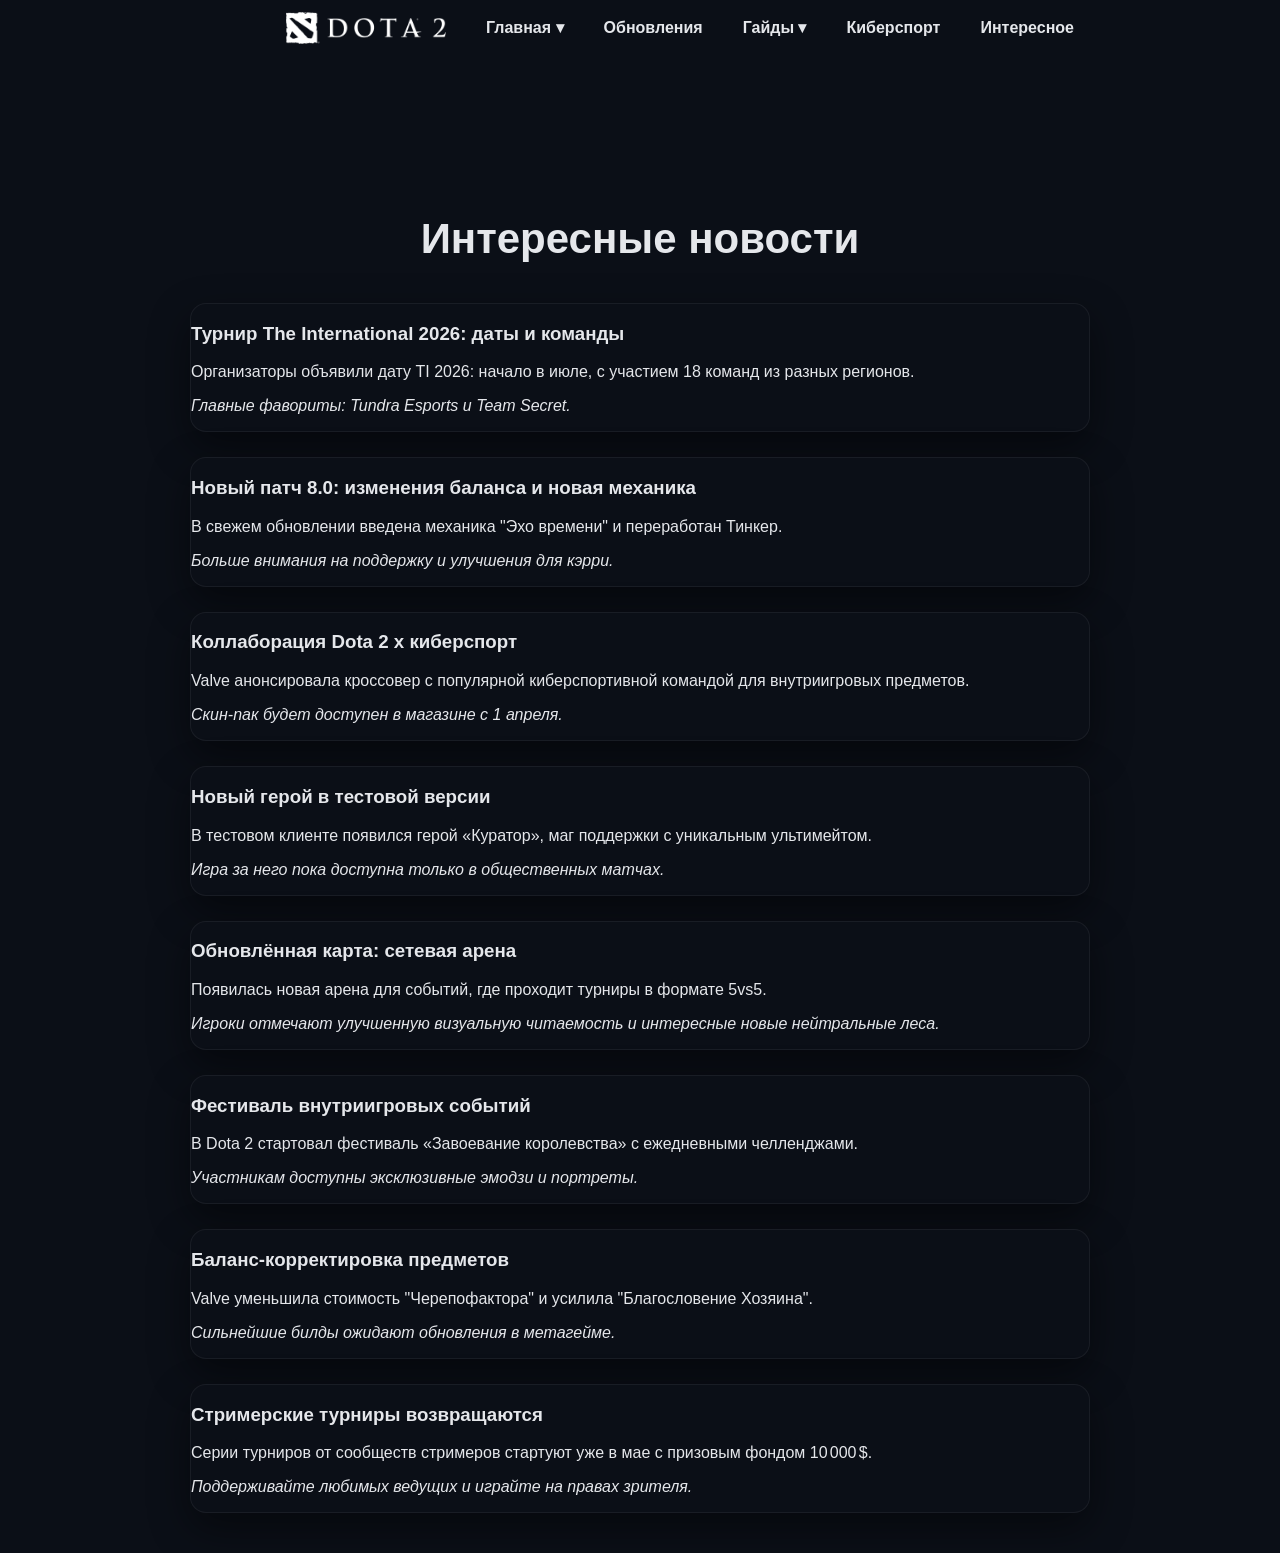
<file: abstractfacts.html>
<!DOCTYPE html>
<html lang="ru">
  <head>
    <meta charset="UTF-8" />
    <title>Dota 2 — фан-сайт</title>
    <meta name="viewport" content="width=device-width, initial-scale=1.0" />
    <link rel="icon" type="image/x-icon" href="img/favicon.ico" />
    <link rel="stylesheet" href="styleabstract.css" />
  </head>
  <body>
    <header>
      <nav>
  <a href="index.html" class="logo">
    <img src="img/dota2_logo_horiz.png" class="logo-default" alt="Dota 2">
    <img src="img/dota_footer_logo.png" class="logo-hover" alt="Dota 2 Red">
  </a>

  </a>

  <div class="dropdown">
    <a href="index.html" class="dropbtn">Главная ▾</a>
    <div class="dropdown-content">
      <a href="index.html#main">Битва</a>
      <a href="index.html#about-dota">О Доте</a>
      <a href="index.html#roles">Роли</a>
      <a href="index.html#basics">Основы</a>
      <a href="index.html#tips">Советы</a>
    </div>
  </div>
  <div class="dropdown">
   <a href="news.html" class="dropbtn">Обновления</a>
  </div>
    <div class="dropdown">
          <a href="gyde.html" class="dropbtn">Гайды ▾</a>
          <div class="dropdown-content">
            <a href="gyde.html#guides">По линиям</a>
          </div>
        </div>
    <div class="dropdown">
   <a href="cyber.html" class="dropbtn">Киберспорт</a>
  </div>
      <div class="dropdown">
   <a href="abstractfacts.html" class="dropbtn">Интересное</a>
  </div>
</nav>
    </header>

    <section id="news">
      <h2>Интересные новости</h2>
      <div id="news-container" class="d2-news-grid">
        <!-- Новости Дота 2: актуальное на сегодня -->
        <article class="d2-news-card">
          <h3>Турнир The International 2026: даты и команды</h3>
          <p>Организаторы объявили дату TI 2026: начало в июле, с участием 18 команд из разных регионов.</p>
          <p><em>Главные фавориты: Tundra Esports и Team Secret.</em></p>
        </article>
        <article class="d2-news-card">
          <h3>Новый патч 8.0: изменения баланса и новая механика</h3>
          <p>В свежем обновлении введена механика "Эхо времени" и переработан Тинкер.</p>
          <p><em>Больше внимания на поддержку и улучшения для кэрри.</em></p>
        </article>

        <article class="d2-news-card">
          <h3>Коллаборация Dota 2 x киберспорт</h3>
          <p>Valve анонсировала кроссовер с популярной киберспортивной командой для внутриигровых предметов.</p>
          <p><em>Скин-пак будет доступен в магазине с 1 апреля.</em></p>
        </article>
        <article class="d2-news-card">
          <h3>Новый герой в тестовой версии</h3>
          <p>В тестовом клиенте появился герой «Куратор», маг поддержки с уникальным ультимейтом.</p>
          <p><em>Игра за него пока доступна только в общественных матчах.</em></p>
        </article>

        <article class="d2-news-card">
          <h3>Обновлённая карта: сетевая арена</h3>
          <p>Появилась новая арена для событий, где проходит турниры в формате 5vs5.</p>
          <p><em>Игроки отмечают улучшенную визуальную читаемость и интересные новые нейтральные леса.</em></p>
        </article>
        <article class="d2-news-card">
          <h3>Фестиваль внутриигровых событий</h3>
          <p>В Dota 2 стартовал фестиваль «Завоевание королевства» с ежедневными челленджами.</p>
          <p><em>Участникам доступны эксклюзивные эмодзи и портреты.</em></p>
        </article>

        <article class="d2-news-card">
          <h3>Баланс-корректировка предметов</h3>
          <p>Valve уменьшила стоимость "Черепофактора" и усилила "Благословение Хозяина".</p>
          <p><em>Сильнейшие билды ожидают обновления в метагейме.</em></p>
        </article>
        <article class="d2-news-card">
          <h3>Стримерские турниры возвращаются</h3>
          <p>Серии турниров от сообществ стримеров стартуют уже в мае с призовым фондом 10 000 $.</p>
          <p><em>Поддерживайте любимых ведущих и играйте на правах зрителя.</em></p>
        </article>

      </div>
    </section>

  </body>
</html>
</file>
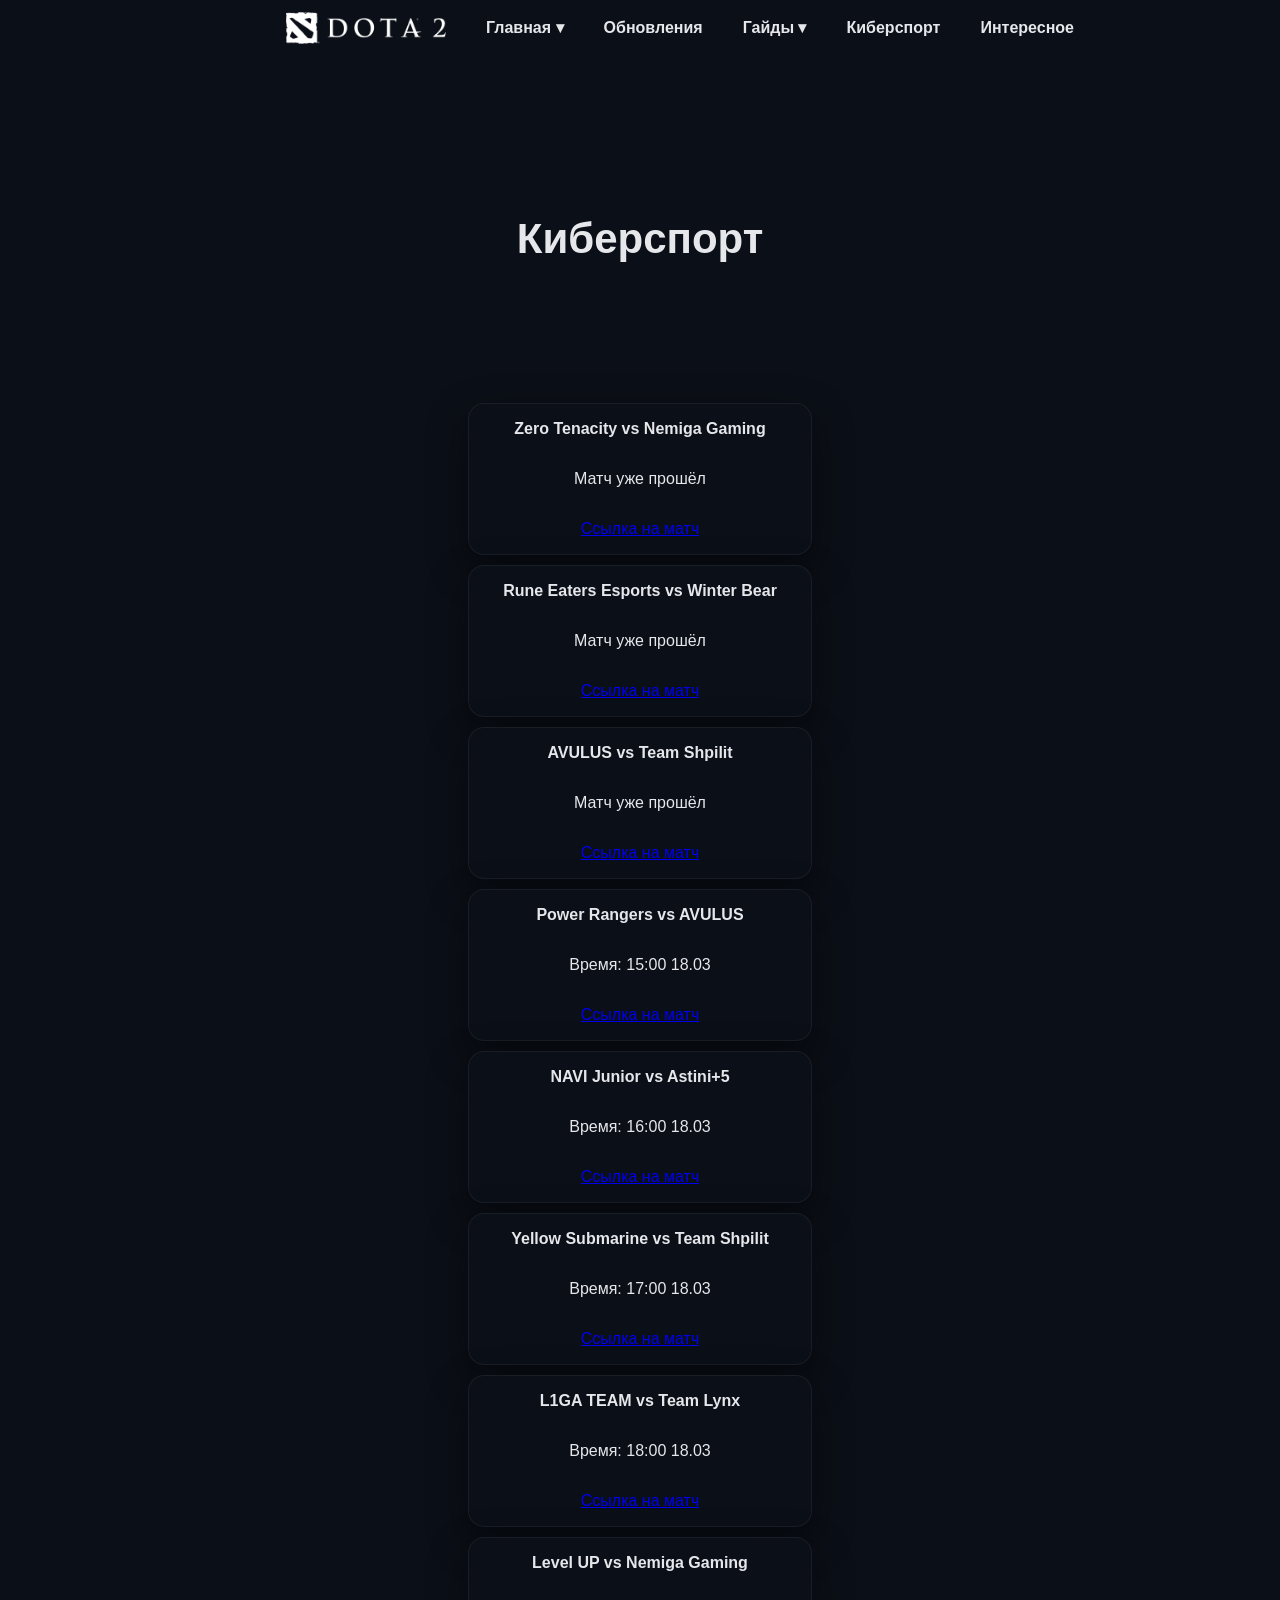
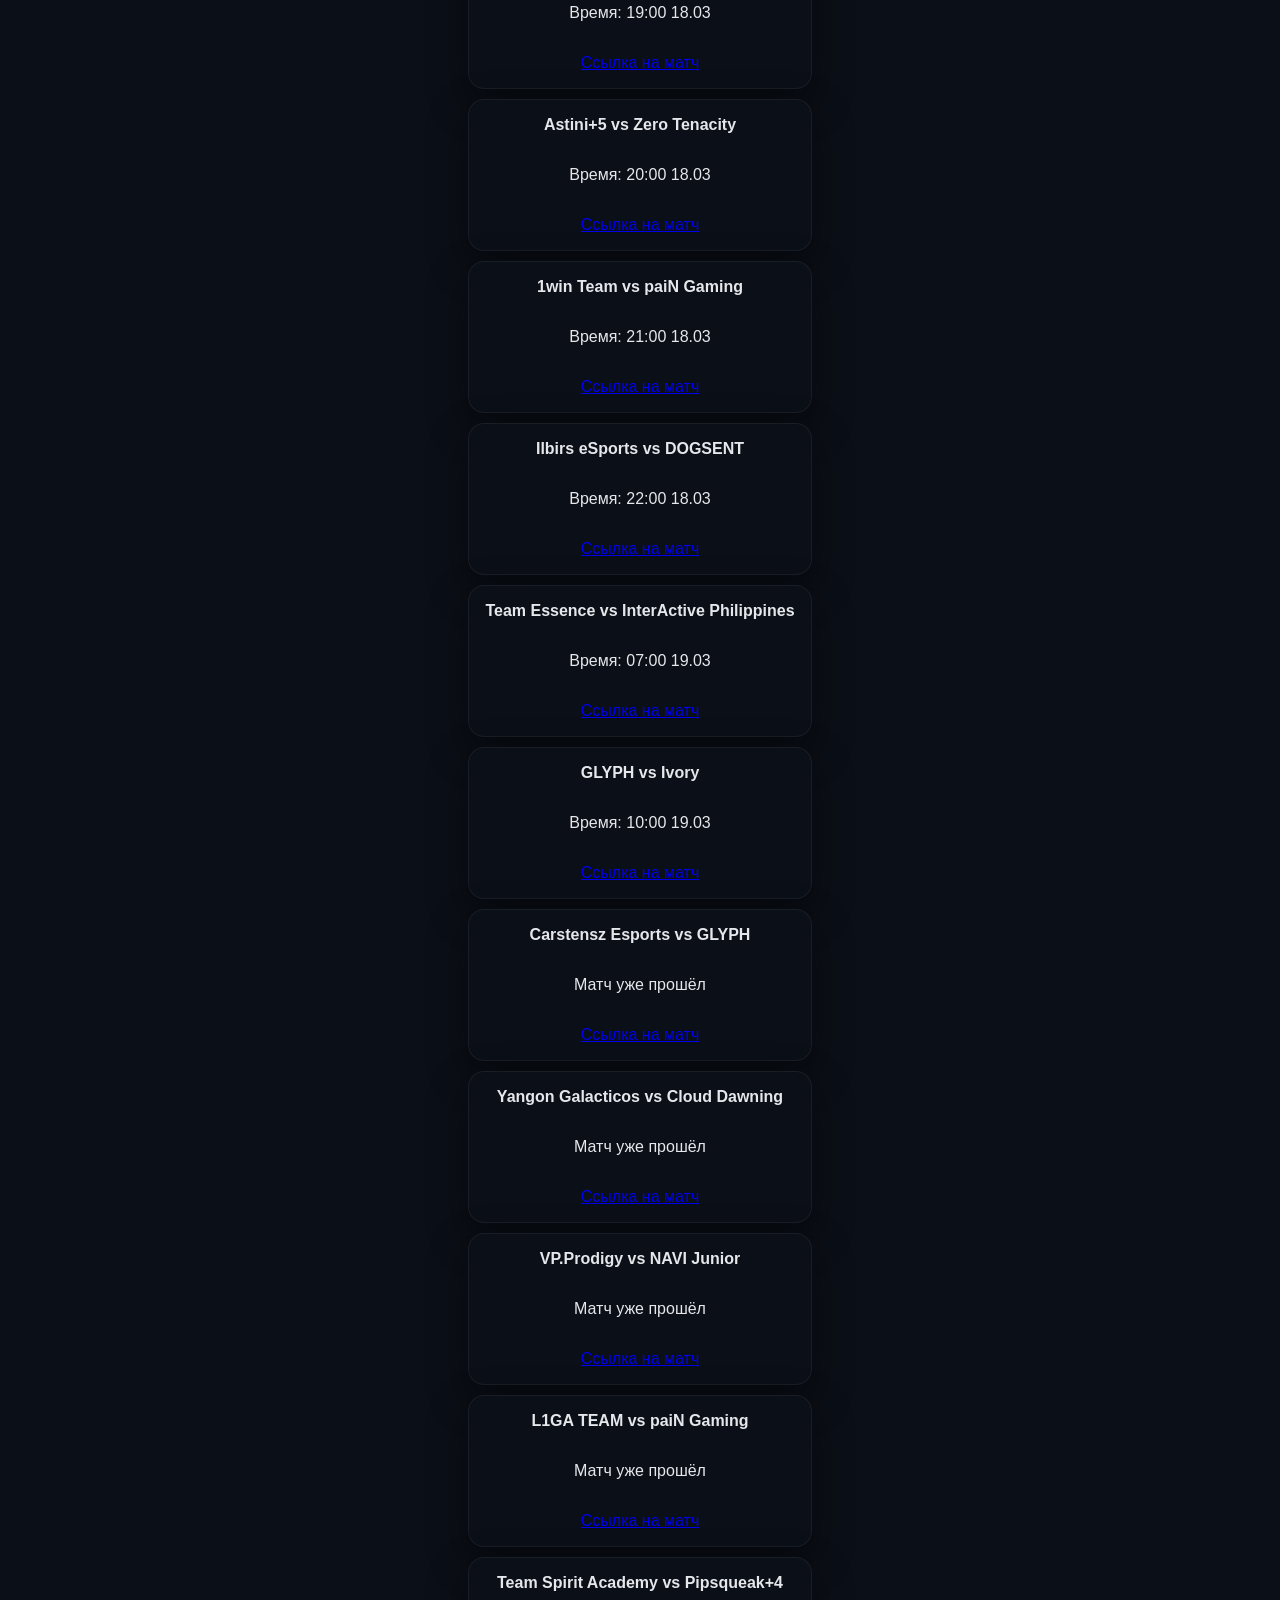
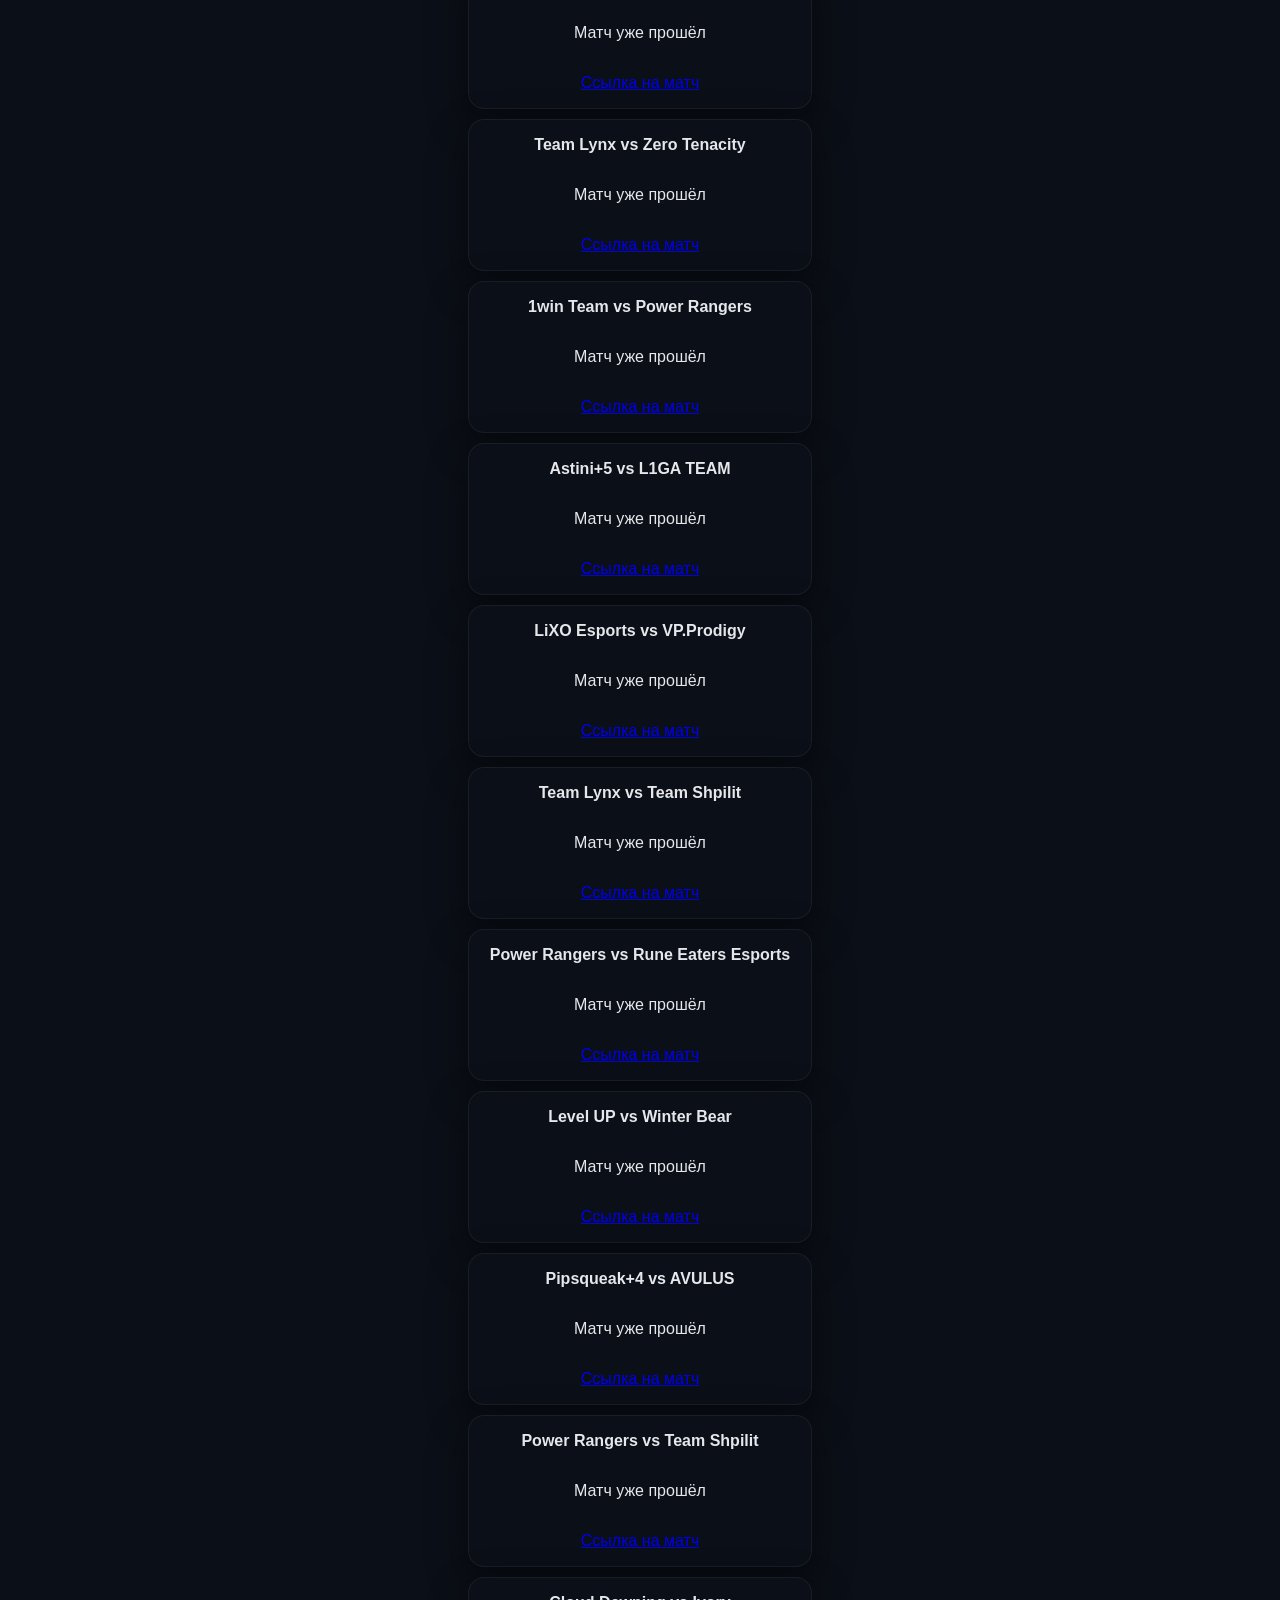
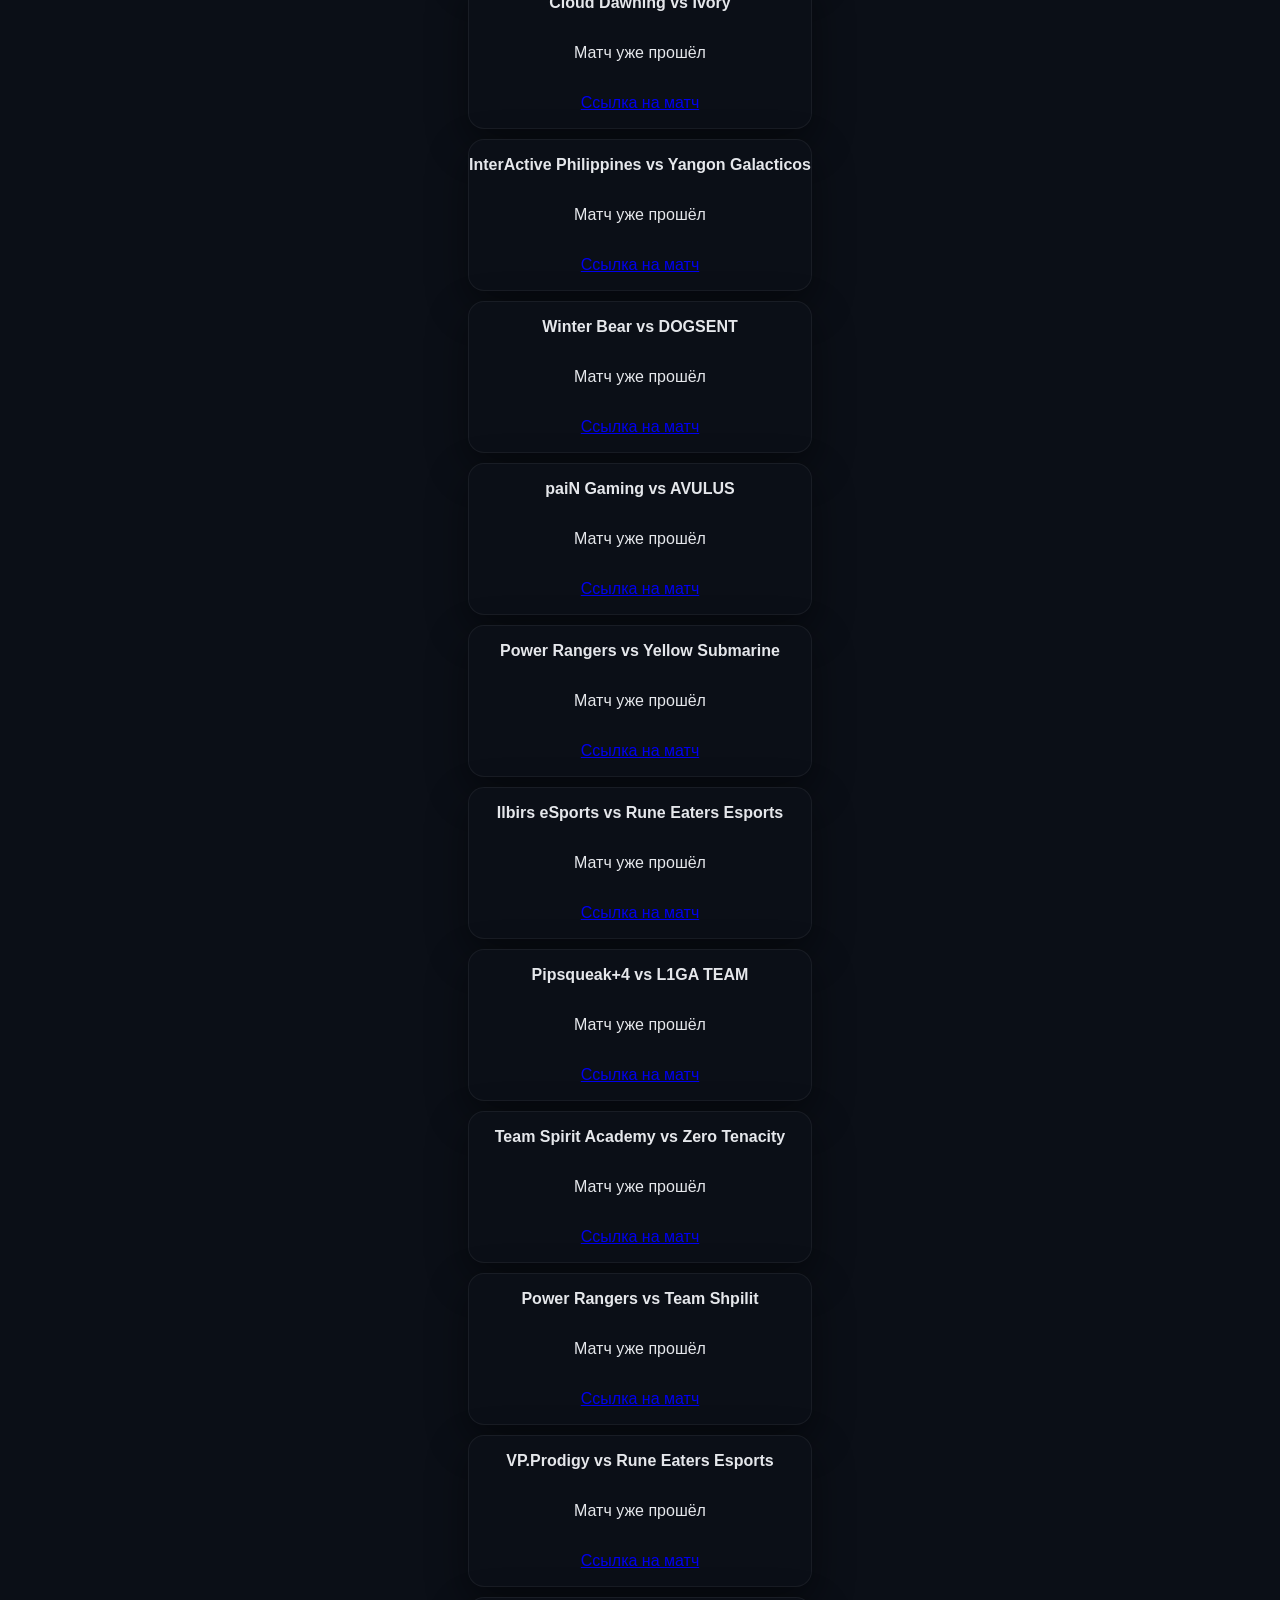
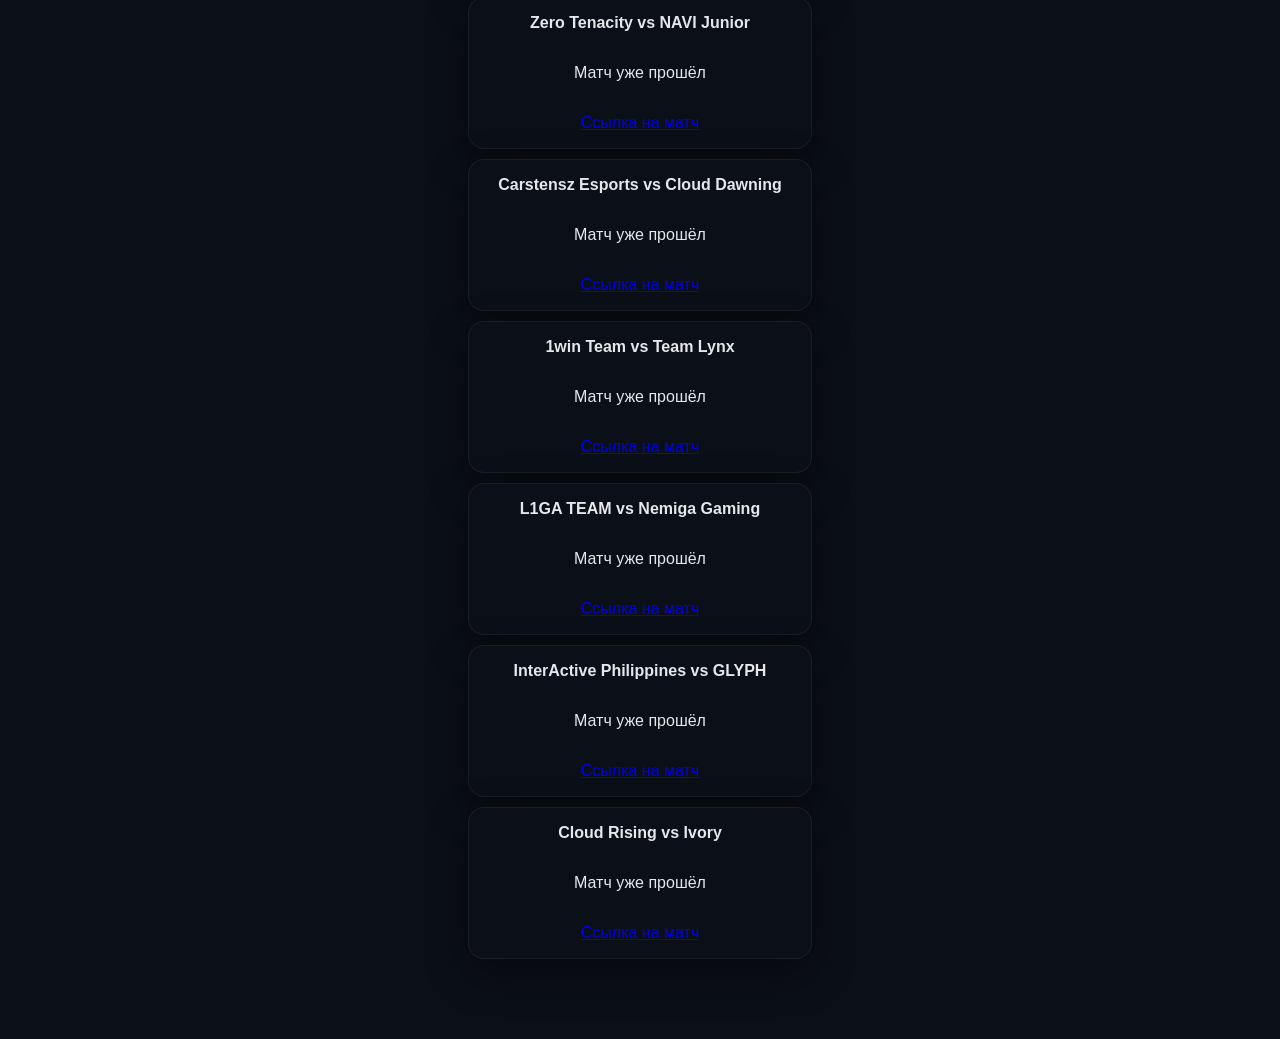
<file: cyber.html>
<!DOCTYPE html>
<html lang="ru">
  <head>
    <meta charset="UTF-8" />
    <title>Dota 2 — фан-сайт</title>
    <meta name="viewport" content="width=device-width, initial-scale=1.0" />
    <link rel="icon" type="image/x-icon" href="img/favicon.ico" />
    <link rel="stylesheet" href="stylecyber.css" />

  </head>
  <body>
    <header>
      <nav>
  <a href="index.html" class="logo">
    <img src="img/dota2_logo_horiz.png" class="logo-default" alt="Dota 2">
    <img src="img/dota_footer_logo.png" class="logo-hover" alt="Dota 2 Red">
  </a>

  </a>

  <div class="dropdown">
    <a href="index.html" class="dropbtn">Главная ▾</a>
    <div class="dropdown-content">
      <a href="index.html#main">Битва</a>
      <a href="index.html#about-dota">О Доте</a>
      <a href="index.html#roles">Роли</a>
      <a href="index.html#basics">Основы</a>
      <a href="index.html#tips">Советы</a>
    </div>
  </div>
  <div class="dropdown">
   <a href="news.html" class="dropbtn">Обновления</a>
  </div>
    <div class="dropdown">
          <a href="gyde.html" class="dropbtn">Гайды ▾</a>
          <div class="dropdown-content">
            <a href="gyde.html#guides">По линиям</a>
          </div>
        </div>
    <div class="dropdown">
   <a href="cyber.html" class="dropbtn">Киберспорт</a>
  </div>
      <div class="dropdown">
   <a href="abstractfacts.html" class="dropbtn">Интересное</a>
  </div>
</nav>
    </header>
    <section id="cybersport">
  <h2>Киберспорт</h2>
  <div id="matches-container"></div>
       <!--/*жава*/-->
       <script src="jcyber.js"></script>
</section>

  </body>
</html>
</file>
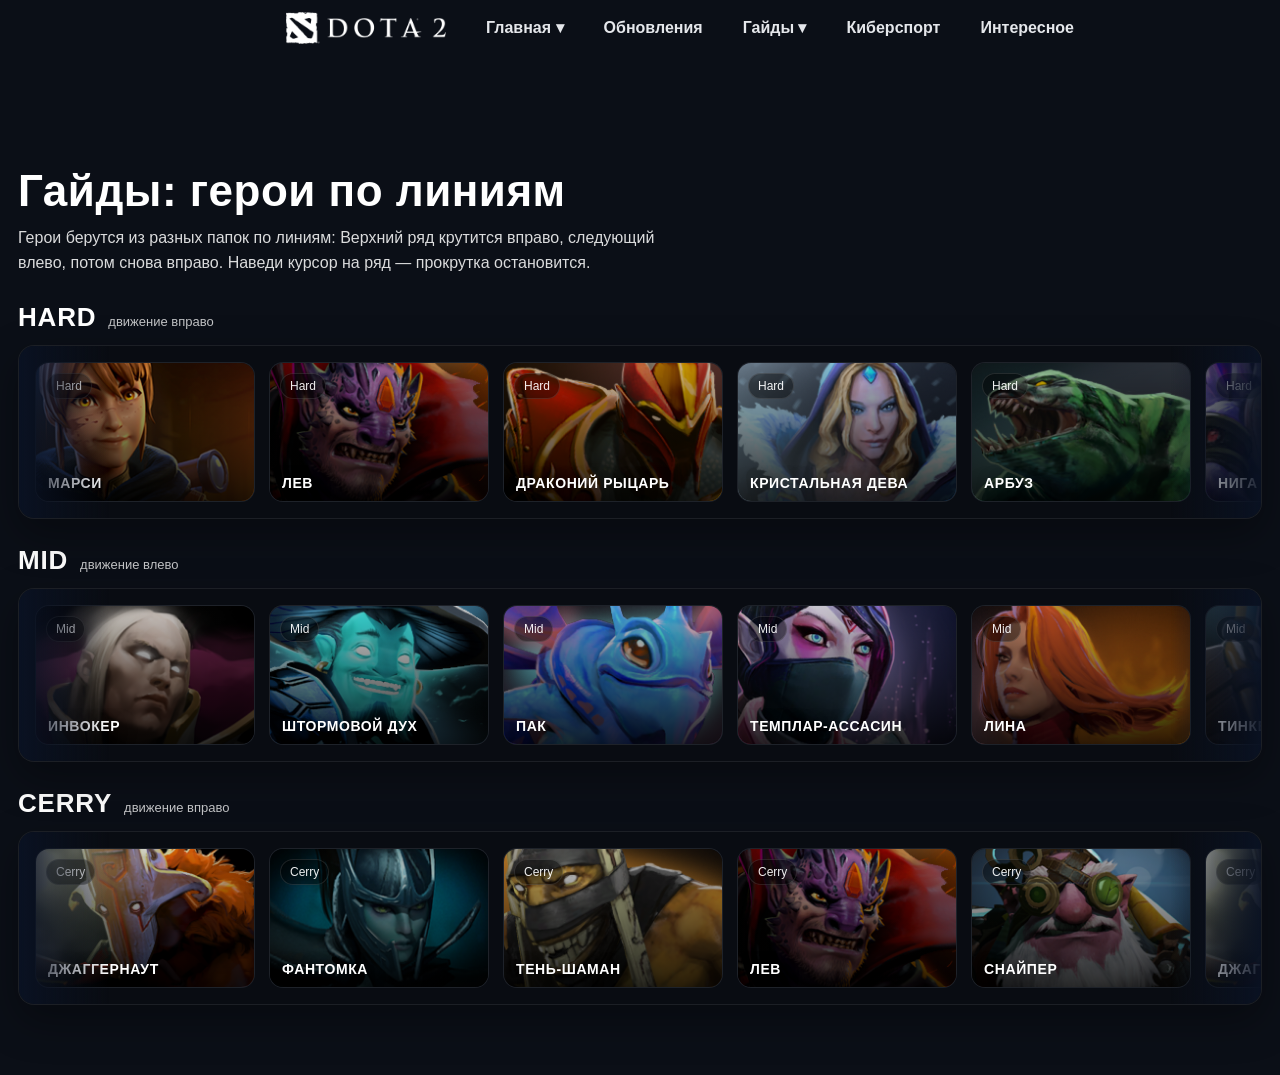
<file: gyde.html>
<!DOCTYPE html>
<html lang="ru">
  <head>
    <meta charset="UTF-8" />
    <title>Dota 2 — фан-сайт</title>
    <meta name="viewport" content="width=device-width, initial-scale=1.0" />
    <link rel="icon" type="image/x-icon" href="img/favicon.ico">
    <link rel="stylesheet" href="stylegyde.css">

  </head>

  <body>
    <header>
      <nav>
  <a href="index.html" class="logo">
    <img src="img/dota2_logo_horiz.png" class="logo-default" alt="Dota 2">
    <img src="img/dota_footer_logo.png" class="logo-hover" alt="Dota 2 Red">
  </a>

  </a>

  <div class="dropdown">
    <a href="index.html" class="dropbtn">Главная ▾</a>
    <div class="dropdown-content">
      <a href="index.html#main">Битва</a>
      <a href="index.html#about-dota">О Доте</a>
      <a href="index.html#roles">Роли</a>
      <a href="index.html#basics">Основы</a>
      <a href="index.html#tips">Советы</a>
    </div>
  </div>
  <div class="dropdown">
   <a href="news.html" class="dropbtn">Обновления</a>
  </div>
    <div class="dropdown">
          <a href="gyde.html" class="dropbtn">Гайды ▾</a>
          <div class="dropdown-content">
            <a href="gyde.html#guides">По линиям</a>
          </div>
        </div>
    <div class="dropdown">
   <a href="cyber.html" class="dropbtn">Киберспорт</a>
  </div>
      <div class="dropdown">
   <a href="abstractfacts.html" class="dropbtn">Интересное</a>
  </div>
</nav>
    </header>
    <div style="padding-bottom: 60px;"></div>
    <main class="guides-wrap" id="guides">
      <h1>Гайды: герои по линиям</h1>
      <p class="sub">
        Герои берутся из разных папок по линиям: 
        Верхний ряд крутится вправо, следующий влево, потом снова вправо.
        Наведи курсор на ряд — прокрутка остановится.
      </p>

      <div id="lanes-root"></div>
    </main>
     <!--/*жава*/-->
      <script src="jgyde.js"></script>

  </body>
</html>
</file>
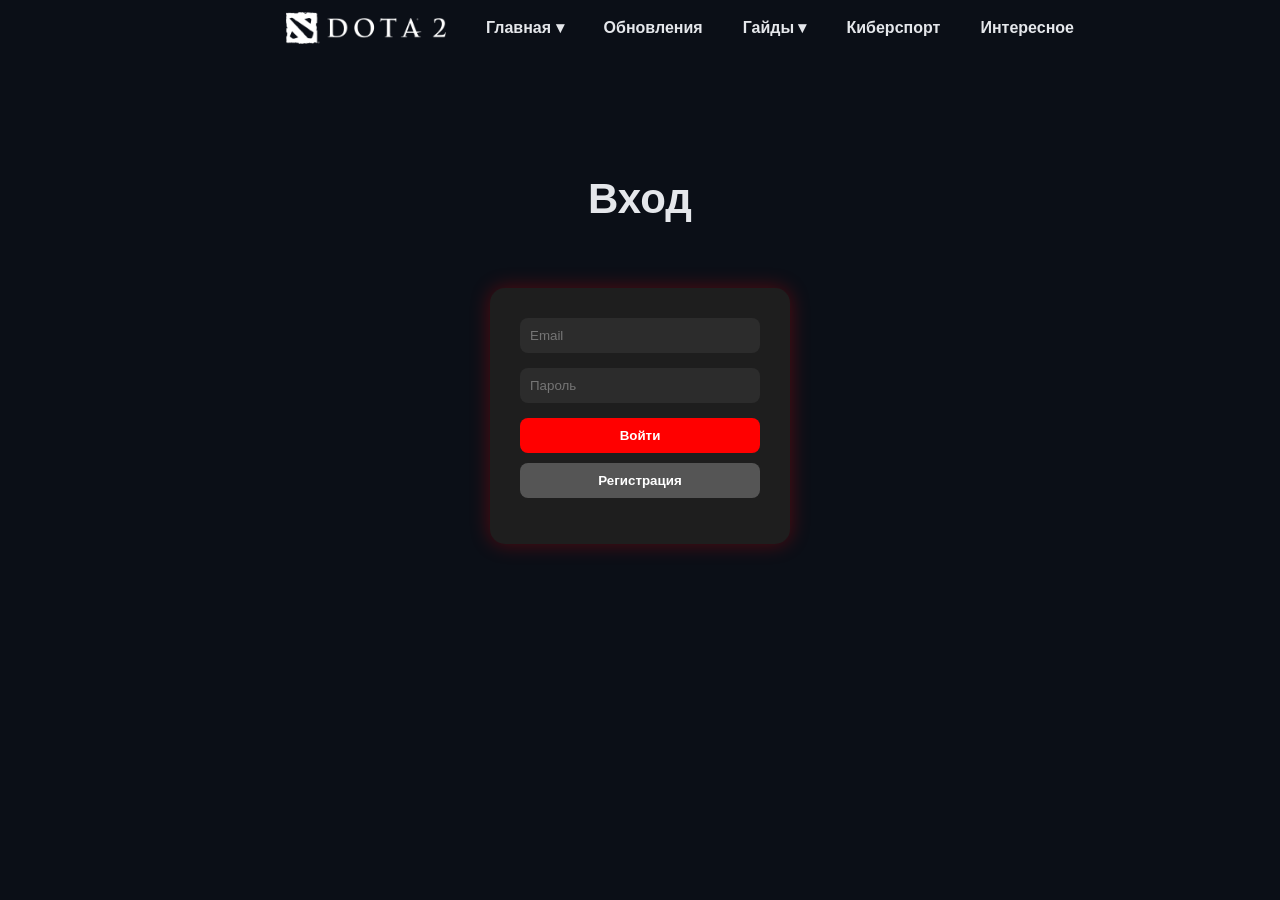
<file: login.html>
<!DOCTYPE html>
<html lang="ru">
  <head>
    <meta charset="UTF-8" />
    <title>Dota 2 — фан-сайт</title>
    <meta name="viewport" content="width=device-width, initial-scale=1.0" />
    <link rel="icon" type="image/x-icon" href="img/favicon.ico" />
    <link rel="stylesheet" href="stylenews.css" />
    <link rel="stylesheet" href="stylereg.css" />

  </head> 
  <body>
    <header>
      <nav>
  <a href="index.html" class="logo">
    <img src="img/dota2_logo_horiz.png" class="logo-default" alt="Dota 2">
    <img src="img/dota_footer_logo.png" class="logo-hover" alt="Dota 2 Red">
  </a>

  </a>

  <div class="dropdown">
    <a href="index.html" class="dropbtn">Главная ▾</a>
    <div class="dropdown-content">
      <a href="index.html#main">Битва</a>
      <a href="index.html#about-dota">О Доте</a>
      <a href="index.html#roles">Роли</a>
      <a href="index.html#basics">Основы</a>
      <a href="index.html#tips">Советы</a>
    </div>
  </div>
  <div class="dropdown">
   <a href="news.html" class="dropbtn">Обновления</a>
  </div>
    <div class="dropdown">
          <a href="gyde.html" class="dropbtn">Гайды ▾</a>
          <div class="dropdown-content">
            <a href="gyde.html#guides">По линиям</a>
          </div>
        </div>
    <div class="dropdown">
   <a href="cyber.html" class="dropbtn">Киберспорт</a>
  </div>
      <div class="dropdown">
   <a href="abstractfacts.html" class="dropbtn">Интересное</a>
  </div>
</nav>
    </header>
<section id="loginandreg">
<h2>Вход</h2>
</section>

<div class="form-container">
  <form id="loginForm">
    <input type="email" name="email" placeholder="Email" required>
    <input type="password" name="password" placeholder="Пароль" required>

    <button type="submit">Войти</button>
    
    <button type="button" id="regBtn" style="margin-top: 10px; background-color: #555;">Регистрация</button>
    
    <p id="message"></p>
  </form>
</div>

<script>
  // --- Логика Входа ---
  document.getElementById("loginForm").addEventListener("submit", async (e) => {
    e.preventDefault();

    const formData = new FormData(e.target);

    const response = await fetch("/login", {
      method: "POST",
      body: formData
    });

    const result = await response.json();

    // Если вход успешен, перенаправляем на главную
    if (response.ok && result.redirect) {
        window.location.href = result.redirect;
    } else {
        // Если ошибка, показываем сообщение (например, "Неверный пароль")
        document.getElementById("message").innerText = result.message;
    }
  });

  // --- Логика перехода на Регистрацию ---
  document.getElementById("regBtn").addEventListener("click", () => {
    window.location.href = "/registration.html";
  });
</script>

  </body>
</html>
</file>
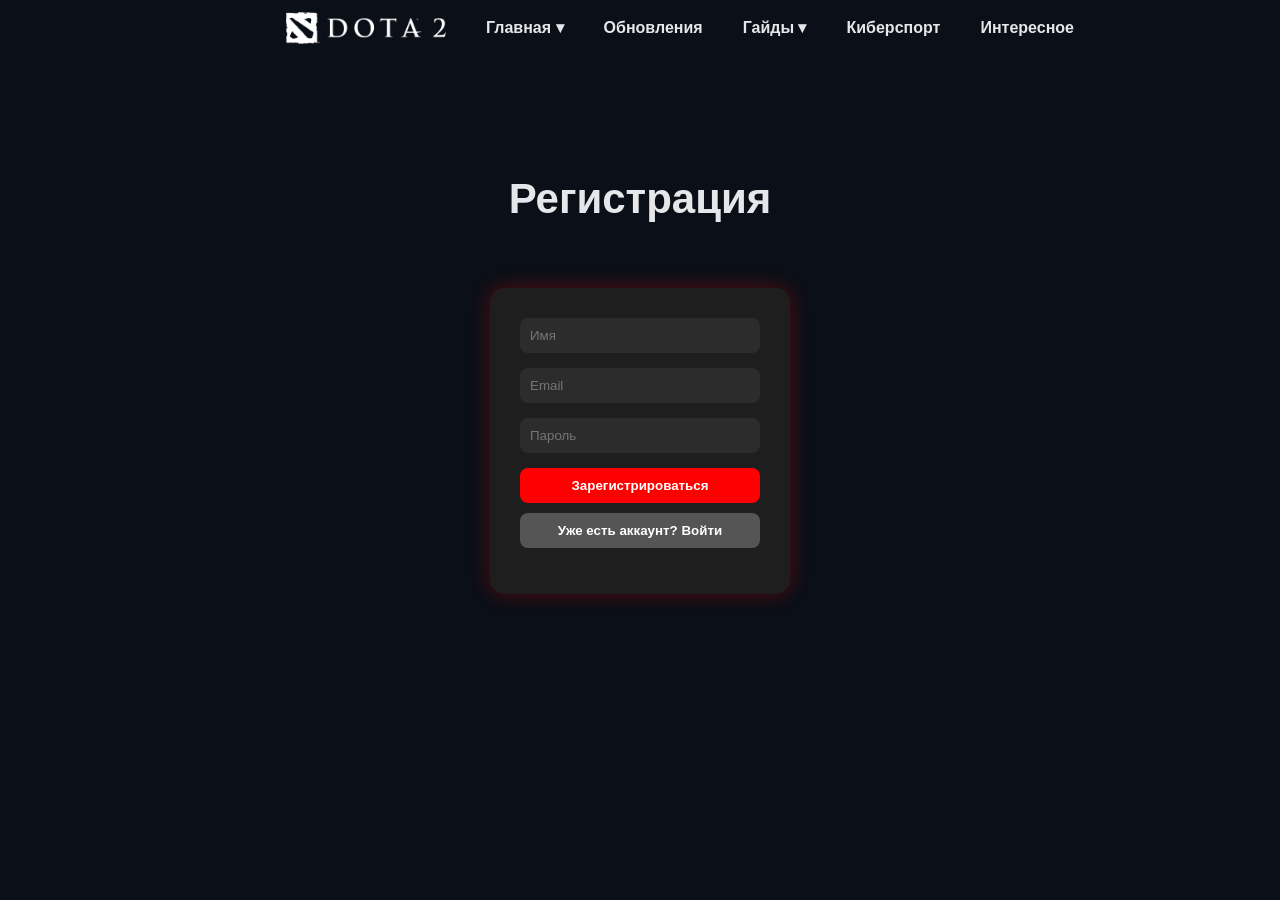
<file: registration.html>
<!DOCTYPE html>
<html lang="ru">
  <head>
    <meta charset="UTF-8" />
    <title>Dota 2 — фан-сайт</title>
    <meta name="viewport" content="width=device-width, initial-scale=1.0" />
    <link rel="icon" type="image/x-icon" href="img/favicon.ico" />
    <link rel="stylesheet" href="stylenews.css" />
    <link rel="stylesheet" href="stylereg.css" />
  </head> 
  <body>
    <header>
      <nav>
  <a href="index.html" class="logo">
    <img src="img/dota2_logo_horiz.png" class="logo-default" alt="Dota 2">
    <img src="img/dota_footer_logo.png" class="logo-hover" alt="Dota 2 Red">
  </a>

  </a>

  <div class="dropdown">
    <a href="index.html" class="dropbtn">Главная ▾</a>
    <div class="dropdown-content">
      <a href="index.html#main">Битва</a>
      <a href="index.html#about-dota">О Доте</a>
      <a href="index.html#roles">Роли</a>
      <a href="index.html#basics">Основы</a>
      <a href="index.html#tips">Советы</a>
    </div>
  </div>
  <div class="dropdown">
   <a href="news.html" class="dropbtn">Обновления</a>
  </div>
    <div class="dropdown">
          <a href="gyde.html" class="dropbtn">Гайды ▾</a>
          <div class="dropdown-content">
            <a href="gyde.html#guides">По линиям</a>
          </div>
        </div>
    <div class="dropdown">
   <a href="cyber.html" class="dropbtn">Киберспорт</a>
  </div>
      <div class="dropdown">
   <a href="abstractfacts.html" class="dropbtn">Интересное</a>
  </div>
</nav>
    </header>

    <section id="registration">
<section id="loginandreg">
<h2>Регистрация</h2>
</section>
<div class="form-container">
  <form id="registerForm">
    <input type="text" name="username" placeholder="Имя" required>
    <input type="email" name="email" placeholder="Email" required>
    <input type="password" name="password" placeholder="Пароль" required>

    <button type="submit">Зарегистрироваться</button>
    <button type="button" id="loginBtn" style="margin-top: 10px; background-color: #555;">Уже есть аккаунт? Войти</button>
    
    <p id="message"></p>
  </form>
</div>

<script>
  // 1. Обработка регистрации
  document.getElementById("registerForm").addEventListener("submit", async (e) => {
    e.preventDefault();

    const formData = new FormData(e.target);
    const messageElement = document.getElementById("message");

    try {
      const response = await fetch("/register", {
        method: "POST",
        body: formData
      });

      const result = await response.json();
      messageElement.innerText = result.message;

      // Если регистрация успешна (код 200)
      if (response.ok && result.redirect) {
        messageElement.style.color = "green";
        setTimeout(() => {
          window.location.href = result.redirect;
        }, 1500); // Даем пользователю время прочитать "Успешно"
      } else {
        messageElement.style.color = "red";
      }
    } catch (error) {
      messageElement.innerText = "❌ Ошибка соединения с сервером";
    }
  });

  // 2. Логика кнопки "Вход" (вынесена отдельно, чтобы работала всегда)
  document.getElementById("loginBtn").addEventListener("click", () => {
    window.location.href = "/login.html"; 
  });
</script>
  </body>
</html>
</file>
<file: styleabstract.css>
/* ====== ОБЩИЙ ФОН НА ВЕСЬ САЙТ ====== */
html, body {
  margin: 0;
  padding: 0;
  height: 100%;
}

body {
    margin: 0;
    font-family: Arial, Helvetica, sans-serif;
    background: #0b0f17;
    color: #e5e7eb;
  z-index: 1;
}

* {
  box-sizing: border-box;
}

/* ====== HEADER ====== */
header {
  padding: 15px 40px;
  min-height: 60px;
}

.logo {
  position: relative;
  display: inline-block;
  width: 160px;
}

.logo img {
  width: 100%;
  transition: opacity 0.4s ease, transform 0.4s ease;
  display: block;
}

.logo-hover {
  position: absolute;
  top: 0;
  left: 0;
  opacity: 0;
}

.logo:hover .logo-hover {
  opacity: 1;
  transform: scale(1.1);
}

.logo:hover .logo-default {
  opacity: 0;
}

nav {
      position: absolute;
      top: 0;
      width: 100%;
      z-index: 3;
      display: flex;
      justify-content: center;
      align-items: center;
      gap: 40px;
      padding: 12px 20px;
    }

    nav img {
      width: 160px;
    }

    nav a {
      color: #e5e7eb;
      text-decoration: none;
      font-weight: bold;
      transition: color 0.2s;
    }

    nav a:hover {
      color: #f97316;
    }

    /* контейнер */
    .dropdown {
    position: relative;
    }

    /* скрытый список */
    .dropdown-content {
    position: absolute;
    top: 100%;
    left: 0;
    background: #020617;
    min-width: 180px;
    border-radius: 12px;
    box-shadow: 0 10px 30px rgba(0,0,0,0.6);
    opacity: 0;
    transform: translateY(10px);
    transition: 0.3s ease;
    pointer-events: none;
    }

    /* ссылки внутри */
    .dropdown-content a {
    display: block;
    padding: 12px 16px;
    text-decoration: none;
    color: #e5e7eb;
    transition: background 0.2s;
    }

    .dropdown-content a:hover {
    background: #1e293b;
    color: #f97316;
    }

    /* появление при наведении */
    .dropdown:hover .dropdown-content {
    opacity: 1;
    transform: translateY(0);
    pointer-events: auto;
    }


/* ====== СЕКЦИЯ НОВОСТЕЙ ====== */
#news {
  margin-top: 80px;
  padding: 40px;
  display:flex;
  flex-direction: column;
  align-items: center;

}

#news h2 {
  font-size: 42px;
  margin-bottom: 40px;
}

/* ====== СЕТКА КАРТОЧЕК ====== */
.d2-news-grid {
  width: 100%;
  display: flex;
  flex-wrap: wrap;
  justify-content: center;
  gap: 25px;
}

/* ====== КАРТОЧКА ====== */
.d2-news-card {
  width: min(900px, 100%);
  flex: 0 0 auto;

  border-radius: 16px;
  overflow: hidden;
  background: #0b0f17;
  box-shadow: 0 15px 40px rgba(0,0,0,.45);
  border: 1px solid rgba(255,255,255,.06);
  transition: transform .25s ease, box-shadow .25s ease;
}

.d2-news-card:hover {
  transform: translateY(-6px);
  box-shadow: 0 30px 70px rgba(0,0,0,.6);
}

/* ====== ВНУТРИ КАРТОЧКИ ====== */
.d2-news-link {
  display: block;
  color: inherit;
  text-decoration: none;
}

.d2-news-media {
  position: relative;
  height: 420px;
}

.d2-news-img {
  width: 100%;
  height: 100%;
  object-fit: cover;
  transition: transform .4s ease;
}

.d2-news-card:hover .d2-news-img {
  transform: scale(1.07);
}

.d2-news-overlay {
  position: absolute;
  inset: 0;
  background: linear-gradient(
    to top,
    rgba(0,0,0,.9) 0%,
    rgba(0,0,0,.3) 50%,
    rgba(0,0,0,0) 100%
  );
}

.d2-news-meta {
  position: absolute;
  bottom: 20px;
  left: 20px;
  right: 20px;
}

.d2-news-date {
  font-size: 14px;
  opacity: .8;
  margin-bottom: 6px;
}

.d2-news-title {
  font-size: 22px;
  margin: 0 0 10px 0;
}

.d2-news-preview {
  font-size: 15px;
  opacity: .85;
  margin: 0;
}

.simple-card {
  background: #020617;
  min-height: auto;
  padding: 20px;
  border-radius: 12px;
}

footer {
  text-align: center;
  padding: 20px;
  background: #020617;
  color: #9ca3af;
  margin-top: 80px;
}

/* ====== МОБИЛЬНАЯ АДАПТАЦИЯ ====== */
@media (max-width: 600px) {
  .d2-news-media {
    height: 280px;
  }
  #news h2 {
    font-size: 30px;
  }
}
</file>
<file: stylecyber.css>
html, body {
  margin: 0;
  padding: 0;
  height: 100%;
}

  body {
      margin: 0;
      font-family: Arial, Helvetica, sans-serif;
      background: #0b0f17;
      color: #e5e7eb;
    }


* {
  box-sizing: border-box;
}

/* ====== HEADER ====== */
header {
  padding: 15px 40px;
  min-height: 60px;
}

.logo {
  position: relative;
  display: inline-block;
  width: 160px;
}

.logo img {
  width: 100%;
  transition: opacity 0.4s ease, transform 0.4s ease;
  display: block;
}

.logo-hover {
  position: absolute;
  top: 0;
  left: 0;
  opacity: 0;
}

.logo:hover .logo-hover {
  opacity: 1;
  transform: scale(1.1);
}

.logo:hover .logo-default {
  opacity: 0;
}
    nav {
      position: absolute;
      top: 0;
      width: 100%;
      z-index: 3;
      display: flex;
      justify-content: center;
      align-items: center;
      gap: 40px;
      padding: 12px 20px;
    }

    nav img {
      width: 160px;
    }

    nav a {
      color: #e5e7eb;
      text-decoration: none;
      font-weight: bold;
      transition: color 0.2s;
    }

    nav a:hover {
      color: #f97316;
    }

    /* контейнер */
    .dropdown {
    position: relative;
    }

    /* скрытый список */
    .dropdown-content {
    position: absolute;
    top: 100%;
    left: 0;
    background: #020617;
    min-width: 180px;
    border-radius: 12px;
    box-shadow: 0 10px 30px rgba(0,0,0,0.6);
    opacity: 0;
    transform: translateY(10px);
    transition: 0.3s ease;
    pointer-events: none;
    }

    /* ссылки внутри */
    .dropdown-content a {
    display: block;
    padding: 12px 16px;
    text-decoration: none;
    color: #e5e7eb;
    transition: background 0.2s;
    }

    .dropdown-content a:hover {
    background: #1e293b;
    color: #f97316;
    }

    /* появление при наведении */
    .dropdown:hover .dropdown-content {
    opacity: 1;
    transform: translateY(0);
    pointer-events: auto;
    }

/* ====== СЕКЦИЯ НОВОСТЕЙ ====== */
#cybersport{
  margin-top: 80px;
  padding: 40px;
  display:flex;
  flex-direction: column;
  align-items: center;

}

#cybersport h2 {
  font-size: 42px;
  margin-bottom: 40px;
}

/* ====== СЕТКА КАРТОЧЕК ====== */
.d2-news-grid {
  width: 100%;
  display: flex;
  flex-wrap: wrap;
  justify-content: center;
  gap: 25px;
}

/* ====== КАРТОЧКА ====== */
.d2-news-card {
  width: min(900px, 100%);
  flex: 0 0 auto;
  display: flex;
  flex-direction: column;
  align-items: center;

  border-radius: 16px;
  overflow: hidden;
  background: #0b0f17;
  box-shadow: 0 15px 40px rgba(0,0,0,.45);
  border: 1px solid rgba(255,255,255,.06);
  transition: transform .25s ease, box-shadow .25s ease;
}

.d2-news-card:hover {
  transform: translateY(-6px);
  box-shadow: 0 30px 70px rgba(0,0,0,.6);
}

/* ====== ВНУТРИ КАРТОЧКИ ====== */
.d2-news-link {
  display: block;
  color: inherit;
  text-decoration: none;
}

.d2-news-media {
  position: relative;
  height: 420px;
  

}

.d2-news-img {
  width: 100%;
  height: 100%;
  object-fit: cover;
  transition: transform .4s ease;
}

.d2-news-card:hover .d2-news-img {
  transform: scale(1.07);
}

.d2-news-overlay {
  position: absolute;
  inset: 0;
  background: linear-gradient(
    to top,
    rgba(0,0,0,.9) 0%,
    rgba(0,0,0,.3) 50%,
    rgba(0,0,0,0) 100%
  );
}

.d2-news-meta {
  display: flex;
  flex-direction: column;
  position: absolute;
  bottom: 20px;
  left: 20px;
  right: 20px;
}

.d2-news-date {
  font-size: 14px;
  opacity: .8;
  margin-bottom: 6px;
}

.d2-news-title {
  font-size: 22px;
  margin: 0 0 10px 0;
}

.d2-news-preview {
  font-size: 15px;
  opacity: .85;
  margin: 0;
}

#matches-container {
  margin-top: 60px;
  padding: 40px;
  display: flex;
  flex-direction: column;
  align-items: center;
  gap:10px;
}
.simple-card {
    background: #2b3358;
    min-width: 400px;
    padding: 20px;
    border-radius: 12px;

  
}

footer {
  text-align: center;
  padding: 20px;
  background: #020617;
  color: #9ca3af;
  margin-top: 80px;
}

/* ====== МОБИЛЬНАЯ АДАПТАЦИЯ ====== */
@media (max-width: 600px) {
  .d2-news-media {
    height: 280px;
  }
  #news h2 {
    font-size: 30px;
  }
}
</file>
<file: stylegyde.css>
/* ====== ОБЩИЙ ФОН НА ВЕСЬ САЙТ ====== */
html, body {
  margin: 0;
  padding: 0;
  height: 100%;
}

    body {
      margin: 0;
      font-family: Arial, Helvetica, sans-serif;
      background: #0b0f17;
      color: #e5e7eb;
    }

* {
  box-sizing: border-box;
}

/* ====== HEADER ====== */
header {
  padding: 15px 40px;
  min-height: 60px;
}

.logo {
  position: relative;
  display: inline-block;
  width: 160px;
}

.logo img {
  width: 100%;
  transition: opacity 0.4s ease, transform 0.4s ease;
  display: block;
}

.logo-hover {
  position: absolute;
  top: 0;
  left: 0;
  opacity: 0;
}

.logo:hover .logo-hover {
  opacity: 1;
  transform: scale(1.1);
}

.logo:hover .logo-default {
  opacity: 0;
}
    nav {
      position: absolute;
      top: 0;
      width: 100%;
      z-index: 3;
      display: flex;
      justify-content: center;
      align-items: center;
      gap: 40px;
      padding: 12px 20px;
    }

    nav img {
      width: 160px;
    }

    nav a {
      color: #e5e7eb;
      text-decoration: none;
      font-weight: bold;
      transition: color 0.2s;
    }

    nav a:hover {
      color: #f97316;
    }

    /* контейнер */
    .dropdown {
    position: relative;
    }

    /* скрытый список */
    .dropdown-content {
    position: absolute;
    top: 100%;
    left: 0;
    background: #020617;
    min-width: 180px;
    border-radius: 12px;
    box-shadow: 0 10px 30px rgba(0,0,0,0.6);
    opacity: 0;
    transform: translateY(10px);
    transition: 0.3s ease;
    pointer-events: none;
    }

    /* ссылки внутри */
    .dropdown-content a {
    display: block;
    padding: 12px 16px;
    text-decoration: none;
    color: #e5e7eb;
    transition: background 0.2s;
    }

    .dropdown-content a:hover {
    background: #1e293b;
    color: #f97316;
    }

    /* появление при наведении */
    .dropdown:hover .dropdown-content {
    opacity: 1;
    transform: translateY(0);
    pointer-events: auto;
    }
/* ====== СЕКЦИЯ ГАЙДОВ ====== */
.guides-wrap{
  margin: 0 auto;
  padding: 28px 18px 70px;
  color: #fff;
}

.guides-wrap h1{
  margin: 18px 0 10px;
  font-size: 44px;
  letter-spacing: .5px;
}

.guides-wrap .sub{
  margin: 0 0 26px;
  opacity:.85;
  max-width: 75ch;
  line-height: 1.55;
}

.lane{ margin-top: 26px; }

.lane-title{
  display:flex;
  align-items: baseline;
  gap: 12px;
  margin: 0 0 12px;
}

.lane-title h2{
  margin:0;
  font-size: 26px;
  text-transform: uppercase;
  letter-spacing: .8px;
}

.lane-title .hint{
  font-size: 13px;
  opacity: .75;
}

/* ====== КАРУСЕЛИ РЯДОВ ====== */
.ticker{
  position: relative;
  overflow: hidden;
  border-radius: 16px;
  border: 1px solid rgba(255,255,255,.08);
  background: rgba(0,0,0,.18);
  box-shadow: 0 15px 40px rgba(0,0,0,.35);
}

.ticker::before,
.ticker::after{
  content:"";
  position:absolute;
  top:0;
  width: 90px;
  height: 100%;
  z-index: 2;
  pointer-events: none;
}

.ticker::before{
  left:0;
  background: linear-gradient(to right, rgba(10,18,35,.95), rgba(10,18,35,0));
}

.ticker::after{
  right:0;
  background: linear-gradient(to left, rgba(10,18,35,.95), rgba(10,18,35,0));
}

.track{
  display:flex;
  gap: 14px;
  padding: 16px;
  width: max-content;
  will-change: transform;
  animation-timing-function: linear;
  animation-iteration-count: infinite;
  animation-duration: var(--speed, 32s);
}

.to-right .track{ animation-name: scrollRight; }
.to-left  .track{ animation-name: scrollLeft;  }

/* пауза при наведении */
.ticker:hover .track{ animation-play-state: paused; }

@keyframes scrollLeft{
  0% { transform: translateX(0); }
  100% { transform: translateX(-50%); }
}

@keyframes scrollRight{
  0% { transform: translateX(-50%); }
  100% { transform: translateX(0); }
}

/* ====== КАРТОЧКИ ГЕРОЕВ ====== */
.hero-card{
  width: 220px;
  height: 140px;
  border-radius: 14px;
  overflow:hidden;
  position: relative;
  border: 1px solid rgba(255,255,255,.08);
  background: #0b0f17;
  flex: 0 0 auto;
  cursor: pointer;
  transition: transform .2s ease, box-shadow .2s ease;
}

.hero-card:hover{
  transform: translateY(-4px);
  box-shadow: 0 20px 50px rgba(0,0,0,.55);
}

.hero-card img{
  width:100%;
  height:100%;
  object-fit: cover;
  transform: scale(1.02);
  display:block;
}

.hero-overlay{
  position:absolute;
  inset:0;
  background: linear-gradient(to top, rgba(0,0,0,.82), rgba(0,0,0,.18));
}

.hero-name{
  position:absolute;
  left: 12px;
  right: 12px;
  bottom: 10px;
  margin:0;
  font-weight: 800;
  letter-spacing: .6px;
  text-transform: uppercase;
  font-size: 14px;
  line-height: 1.15;
  text-shadow: 0 6px 18px rgba(0,0,0,.6);
}

.hero-tag{
  position:absolute;
  top: 10px;
  left: 10px;
  font-size: 12px;
  padding: 5px 9px;
  border-radius: 999px;
  background: rgba(0,0,0,.45);
  border: 1px solid rgba(255,255,255,.12);
  opacity: .92;
}

footer {
  text-align: center;
  padding: 20px;
  background: #020617;
  color: #9ca3af;
  margin-top: 80px;
}

@media (max-width: 700px){
  .guides-wrap h1{ font-size: 32px; }
  .hero-card{ width: 190px; height: 120px; }
  .ticker::before, .ticker::after{ width: 55px; }
  .track{ animation-duration: 26s; }
}

@media (prefers-reduced-motion: reduce){
  .track{ animation: none !important; }
}
</file>
<file: stylenews.css>
/* ====== ОБЩИЙ ФОН НА ВЕСЬ САЙТ ====== */
html, body {
  margin: 0;
  padding: 0;
  height: 100%;
}

    body {
      margin: 0;
      font-family: Arial, Helvetica, sans-serif;
      background: #0b0f17;
      color: #e5e7eb;
      z-index: 1;
    }
  


* {
  box-sizing: border-box;
}

/* ====== HEADER ====== */
header {
  padding: 15px 40px;
  min-height: 60px;
}

.hero-title .minor {
  font-size: 55px;
  color: rgba(226, 218, 206,0.4);
  padding: 15px;
}

/* Описание */
.hero-description {
    margin-top: 4%;
  font-family: Reaver, serif;
  font-size: 30px;
  margin-top: 30px;
  max-width: 1000px;
  line-height: 1.6;
  border-radius: 15px;
  background: rgba(0, 0, 0, 0.55);;
  box-shadow: 0 15px 40px rgba(0, 0, 0, 0.5);
  
}
.plash{
    margin-top: 1%;
    width: 80px;
    height: 3px;
    min-height: 3px;
    background-color: #ff6046;
    border-radius: 1px;
    font-size: large;
}

    * {
      box-sizing: border-box;
    }
        .logo {
    position: relative;
    display: inline-block;
    width: 160px;
    }

    .logo img {
    width: 100%;
    transition: opacity 0.4s ease, transform 0.4s ease;
    display: block;
    }

    .logo-hover {
    position: absolute;
    top: 0;
    left: 0;
    opacity: 0;
    }

    .logo:hover .logo-hover {
    opacity: 1;
    transform: scale(1.1);
    }

    .logo:hover .logo-default {
    opacity: 0;
    }

    nav {
      position: absolute;
      top: 0;
      width: 100%;
      z-index: 3;
      display: flex;
      justify-content: center;
      align-items: center;
      gap: 40px;
      padding: 12px 20px;
    }

    nav img {
      width: 160px;
    }

    nav a {
      color: #e5e7eb;
      text-decoration: none;
      font-weight: bold;
      transition: color 0.2s;
    }

    nav a:hover {
      color: #f97316;
    }

    /* контейнер */
    .dropdown {
    position: relative;
    }

    /* скрытый список */
    .dropdown-content {
    position: absolute;
    top: 100%;
    left: 0;
    background: #020617;
    min-width: 180px;
    border-radius: 12px;
    box-shadow: 0 10px 30px rgba(0,0,0,0.6);
    opacity: 0;
    transform: translateY(10px);
    transition: 0.3s ease;
    pointer-events: none;
    }

    /* ссылки внутри */
    .dropdown-content a {
    display: block;
    padding: 12px 16px;
    text-decoration: none;
    color: #e5e7eb;
    transition: background 0.2s;
    }

    .dropdown-content a:hover {
    background: #1e293b;
    color: #f97316;
    }

    /* появление при наведении */
    .dropdown:hover .dropdown-content {
    opacity: 1;
    transform: translateY(0);
    pointer-events: auto;
    }

/* ====== СЕКЦИЯ НОВОСТЕЙ ====== */
#news {
  margin-top: 80px;
  padding: 40px;
  display:flex;
  flex-direction: column;
  align-items: center;

}


#news h2 {
  font-size: 42px;
  margin-bottom: 40px;
}

/* ====== СЕТКА КАРТОЧЕК ====== */
.d2-news-grid {
  width: 100%;
  display: flex;
  flex-wrap: wrap;
  justify-content: center;
  gap: 25px;
}

/* ====== КАРТОЧКА ====== */
.d2-news-card {
  width: min(900px, 100%);
  flex: 0 0 auto;

  border-radius: 16px;
  overflow: hidden;
  background: #0b0f17;
  box-shadow: 0 15px 40px rgba(0,0,0,.45);
  border: 1px solid rgba(255,255,255,.06);
  transition: transform .25s ease, box-shadow .25s ease;
}

.d2-news-card:hover {
  transform: translateY(-6px);
  box-shadow: 0 30px 70px rgba(0,0,0,.6);
}

/* ====== ВНУТРИ КАРТОЧКИ ====== */
.d2-news-link {
  display: block;
  color: inherit;
  text-decoration: none;
}

.d2-news-media {
  position: relative;
  height: 420px;
}

.d2-news-img {
  width: 100%;
  height: 100%;
  object-fit: cover;
  transition: transform .4s ease;
}

.d2-news-card:hover .d2-news-img {
  transform: scale(1.07);
}

.d2-news-overlay {
  position: absolute;
  inset: 0;
  background: linear-gradient(
    to top,
    rgba(0,0,0,.9) 0%,
    rgba(0,0,0,.3) 50%,
    rgba(0,0,0,0) 100%
  );
}

.d2-news-meta {
  position: absolute;
  bottom: 20px;
  left: 20px;
  right: 20px;
}

.d2-news-date {
  font-size: 14px;
  opacity: .8;
  margin-bottom: 6px;
}

.d2-news-title {
  font-size: 22px;
  margin: 0 0 10px 0;
}

.d2-news-preview {
  font-size: 15px;
  opacity: .85;
  margin: 0;
}

.simple-card {
  background: #020617;
  min-height: auto;
  padding: 20px;
  border-radius: 12px;
}

footer {
  text-align: center;
  padding: 20px;
  background: #020617;
  color: #9ca3af;
  margin-top: 80px;
}

/* ====== МОБИЛЬНАЯ АДАПТАЦИЯ ====== */
@media (max-width: 600px) {
  .d2-news-media {
    height: 280px;
  }
  #news h2 {
    font-size: 30px;
  }
}
</file>
<file: stylereg.css>
#loginandreg {
  margin-top: 80px;
  display:flex;
  flex-direction: column;
  align-items: center;

}


#loginandreg h2 {
  font-size: 42px;
}
.form-container {
  display: flex;
  justify-content: center;
  margin-top: 30px;
}

form {
  background: #1e1e1e;
  padding: 30px;
  border-radius: 15px;
  width: 300px;
  box-shadow: 0 0 20px rgba(255, 0, 0, 0.3);
}

form input {
  width: 100%;
  margin-bottom: 15px;
  padding: 10px;
  border: none;
  border-radius: 8px;
  background: #2c2c2c;
  color: white;
}

form input:focus {
  outline: none;
  box-shadow: 0 0 5px rgb(26, 22, 22);
}

form button {
  width: 100%;
  padding: 10px;
  background: red;
  border: none;
  border-radius: 8px;
  color: white;
  font-weight: bold;
  cursor: pointer;
  transition: 0.3s;
}

form button:hover {
  background: darkred;
}

#message {
  margin-top: 10px;
  text-align: center;
}
</file>
